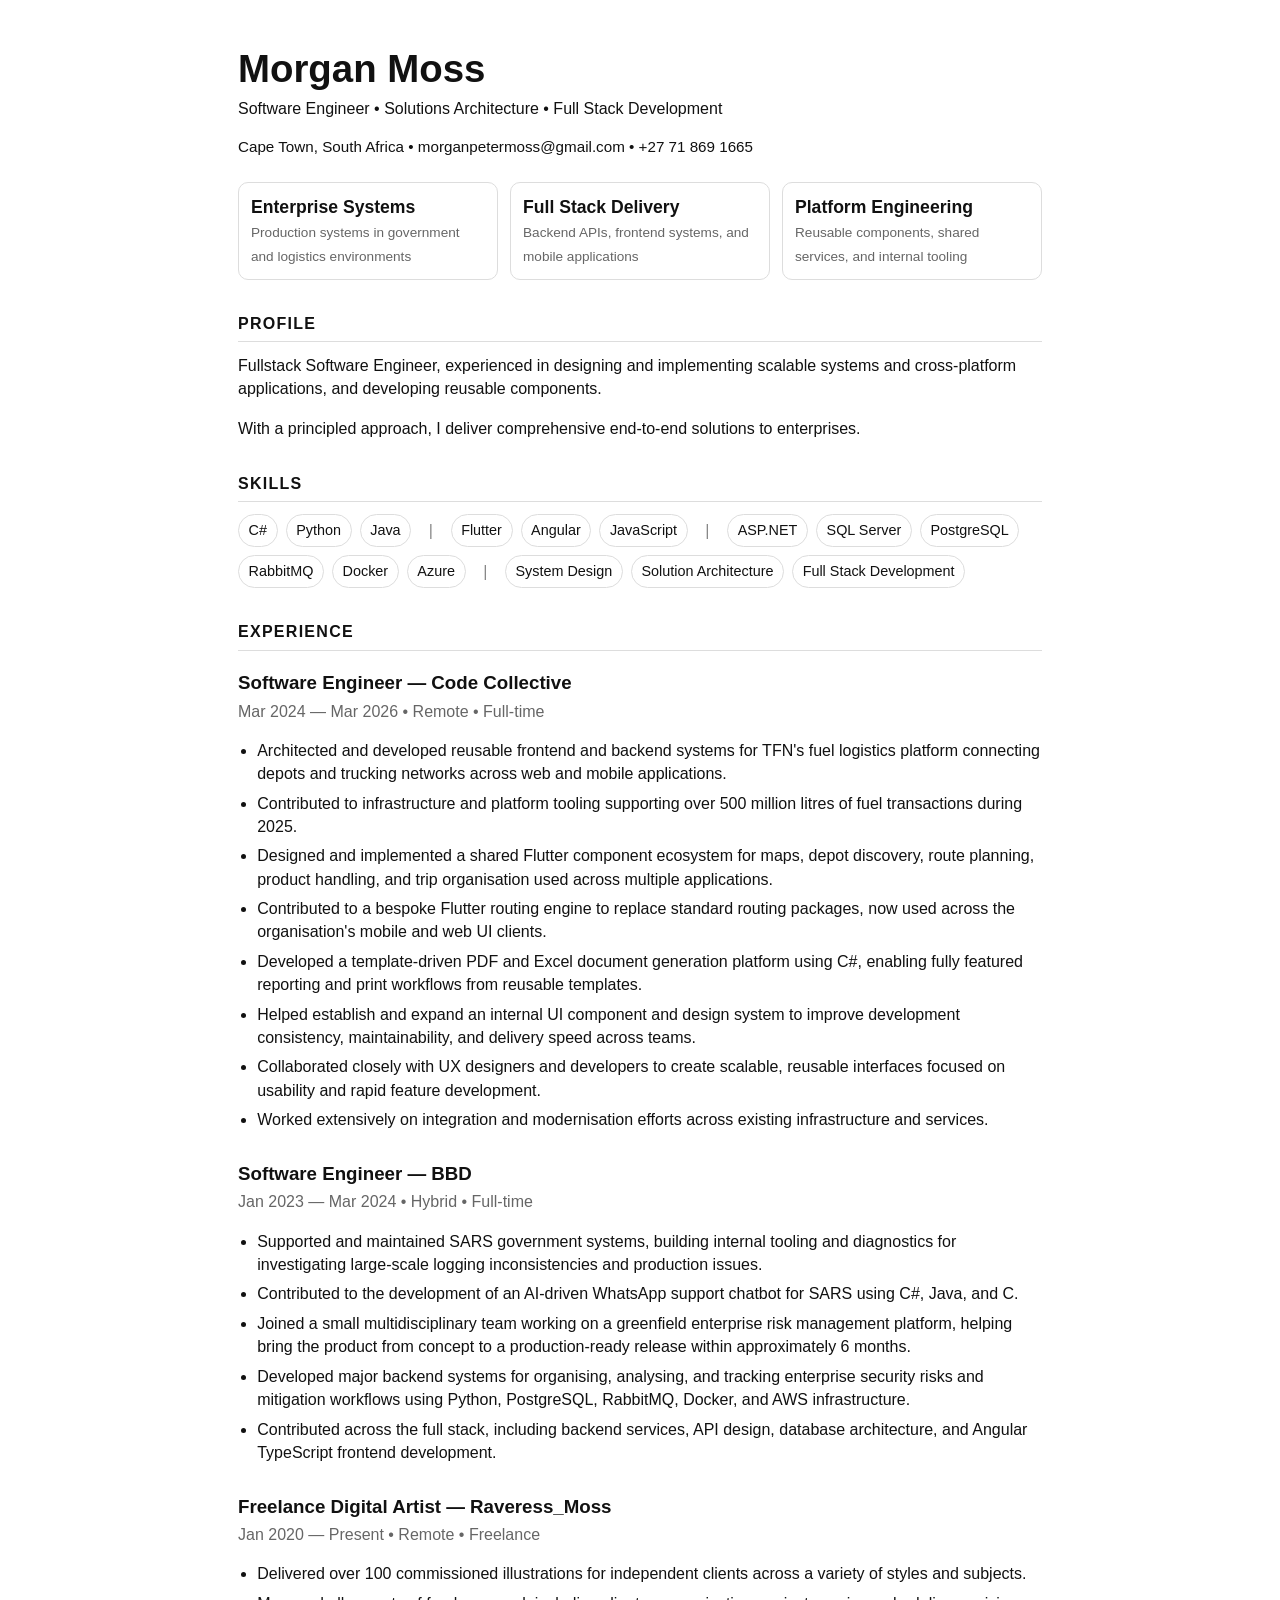
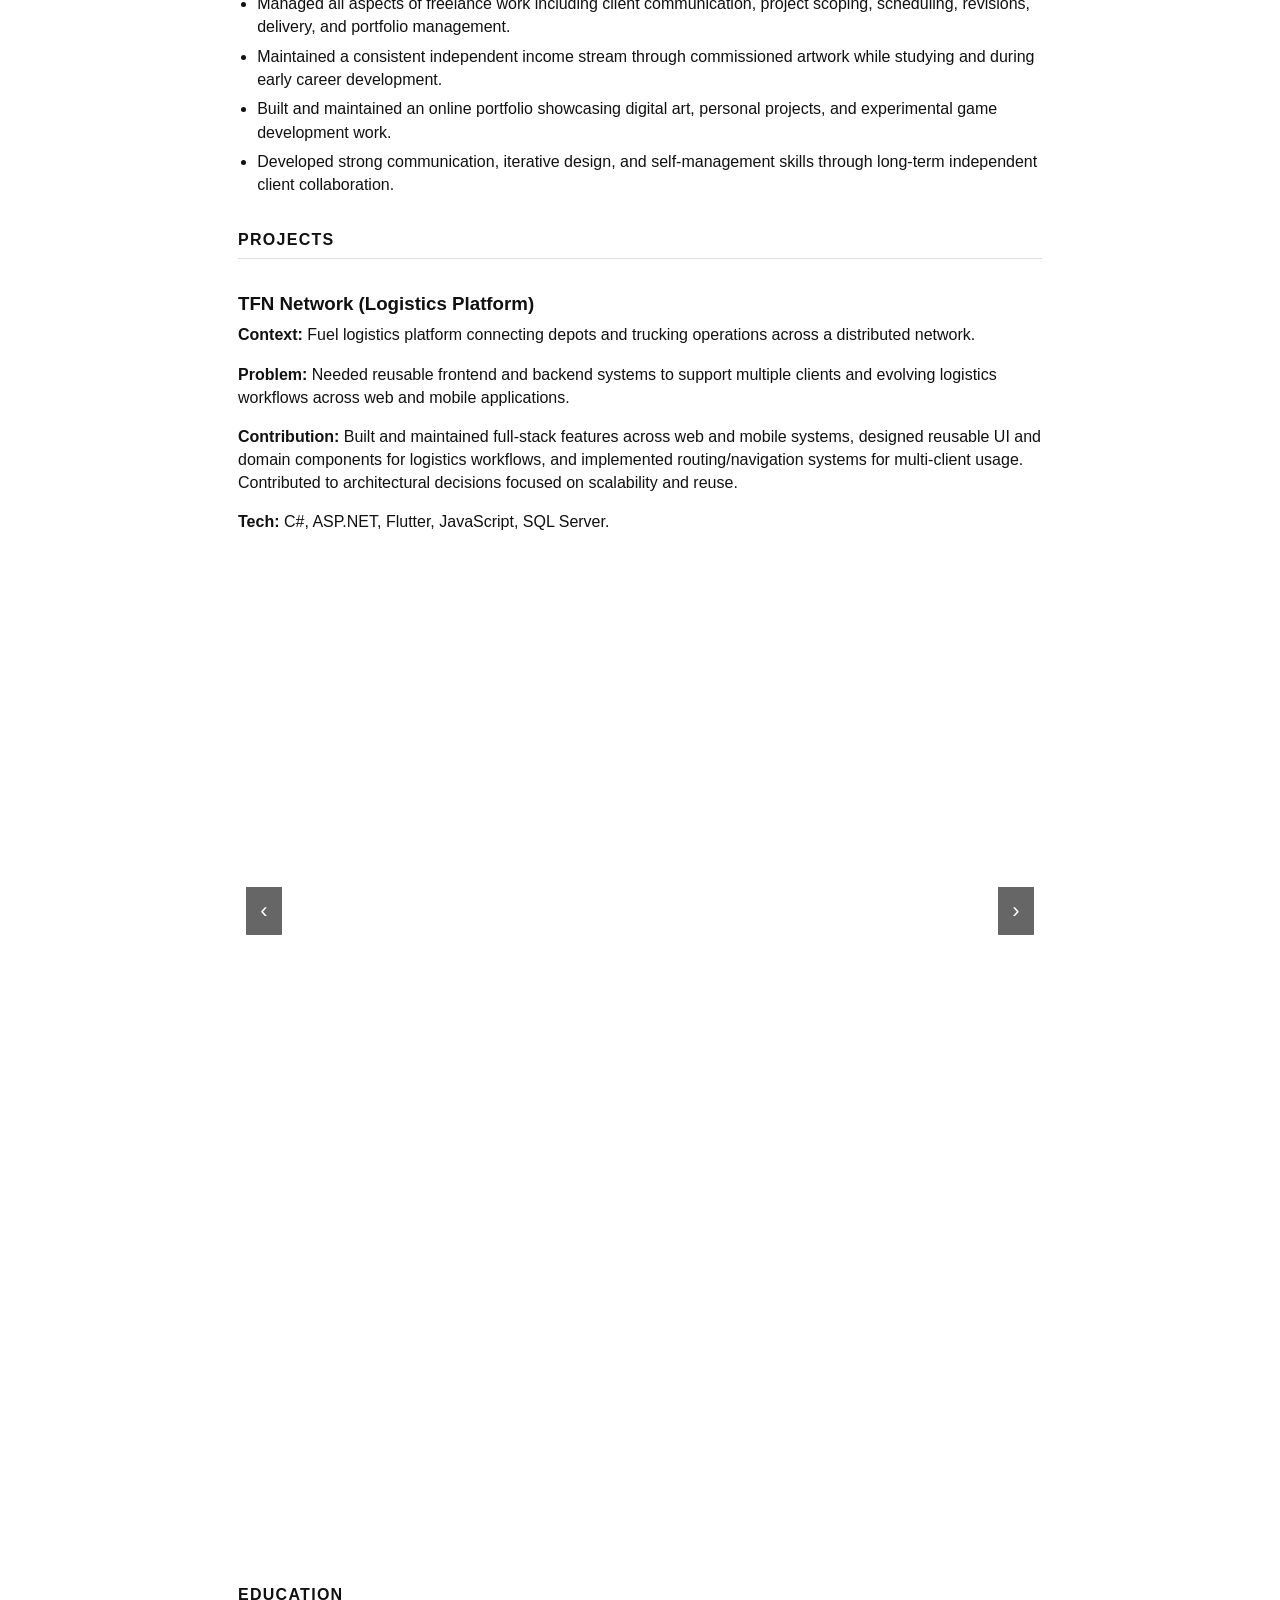
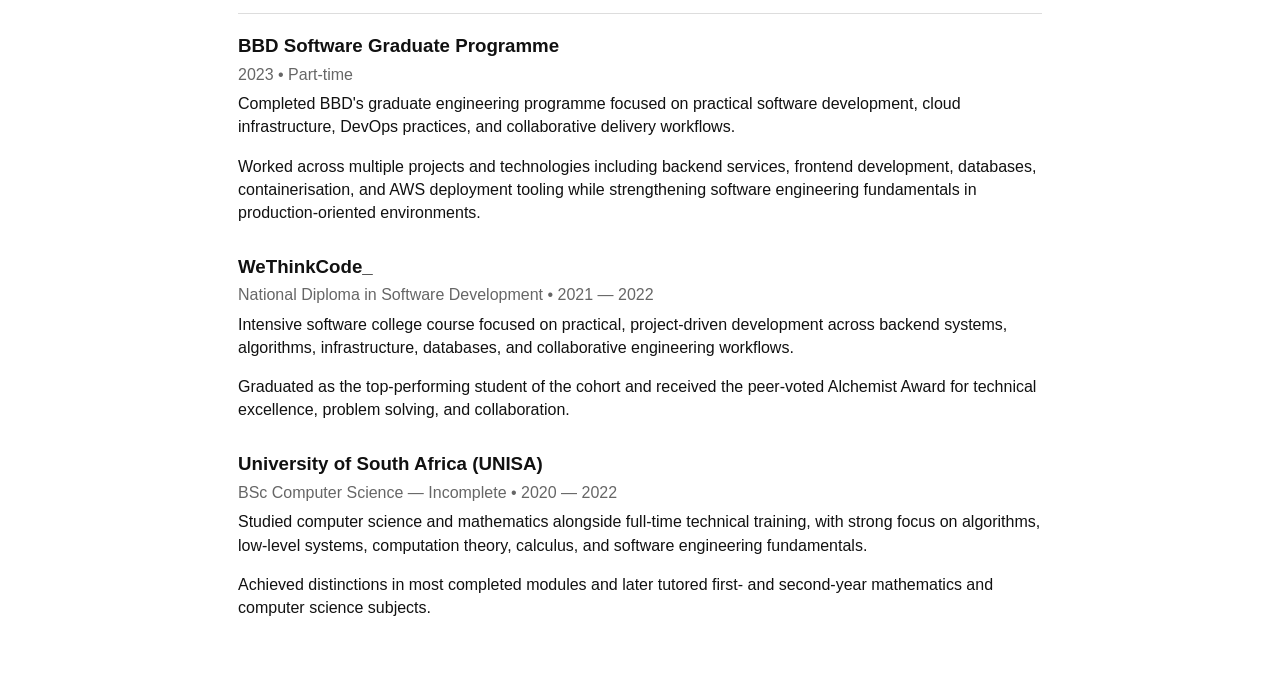
<file: resume/index.html>
<!DOCTYPE html>
<html lang="en">

<head>
    <meta charset="UTF-8" />
    <meta name="viewport" content="width=device-width, initial-scale=1.0" />

    <title>Morgan Moss - Software Engineer</title>
    <link rel="icon" type="image/png"
        href="https://lh3.googleusercontent.com/a/ACg8ocJGKX4sQb07XaBpGFejwERCykzbcAZyw0acsI6CBtVR8J9z_oN1=s360-c-no">
    <meta name="description"
        content="Software Engineer and Systems Architect with experience in Flutter, C#, Python, distributed systems, SQL, backend architecture, frontend development, UX collaboration, and scalable platforms." />

    <meta name="keywords" content="
  Morgan Moss,
  Software Engineer,
  Full Stack Engineer,
  Systems Architect,
  Backend Engineer,
  Frontend Engineer,
  Flutter,
  C#,
  ASP.NET,
  Python,
  PostgreSQL,
  SQL Server,
  RabbitMQ,
  Azure,
  Docker,
  Java,
  Angular,
  Distributed Systems,
  System Design,
  Solution Architecture,
  Remote Developer
  " />

    <style>
        .gallery {
            display: flex;
            overflow-x: auto;
            scroll-snap-type: x mandatory;
            height: 80rem;
        }

        .slide {
            flex: 0 0 100%;
            scroll-snap-align: start;
            position: relative;
        }

        iframe {
            width: 100%;
            height: 100%;
            border: 0;
        }

        .card-link {
            display: block;
            width: 100%;
            height: 100%;
            position: relative;
            text-decoration: none;
            color: white;
            font-family: sans-serif;
        }

        .card-link img {
            width: 100%;
            height: 100%;
            object-fit: cover;
            object-position: top;
            display: block;
            filter: brightness(0.85);
        }

        .click-label {
            position: absolute;
            top: 16px;
            left: 16px;
            background: rgba(0, 0, 0, 0.65);
            padding: 6px 10px;
            border-radius: 6px;
            font-size: 13px;
            z-index: 2;
        }

        .title {
            position: absolute;
            bottom: 16px;
            left: 16px;
            font-size: 18px;
            font-weight: 500;
            z-index: 2;
        }

        :root {
            --text: #111;
            --muted: #666;
            --border: #ddd;
            --accent: #000;
        }

        * {
            box-sizing: border-box;
        }

        body {
            font-family: Inter, Arial, Helvetica, sans-serif;
            color: var(--text);
            margin: 0;
            padding: 0;
            line-height: 1.45;
            background: white;
        }

        .page {
            max-width: 900px;
            margin: 0 auto;
            padding: 48px;
        }

        h1 {
            margin: 0;
            font-size: 2.4rem;
            line-height: 1.1;
        }

        h2 {
            margin-top: 2rem;
            margin-bottom: 0.75rem;
            font-size: 1rem;
            text-transform: uppercase;
            letter-spacing: 0.08em;
            border-bottom: 1px solid var(--border);
            padding-bottom: 0.4rem;
        }

        h3 {
            margin-bottom: 0.2rem;
        }

        p {
            margin-top: 0.4rem;
        }

        .muted {
            color: var(--muted);
        }

        .header {
            margin-bottom: 2rem;
        }

        .contact {
            margin-top: 0.75rem;
            font-size: 0.95rem;
        }

        .job {
            margin-bottom: 1.8rem;
        }

        ul {
            padding-left: 1.2rem;
        }

        li {
            margin-bottom: 0.4rem;
        }

        .skills {
            display: flex;
            flex-wrap: wrap;
            gap: 0.5rem;
        }

        .tag {
            border: 1px solid var(--border);
            padding: 0.3rem 0.6rem;
            border-radius: 999px;
            font-size: 0.9rem;
        }

        .tag-spacer {
            padding: 0.3rem 0.6rem;
            opacity: 0.5;
        }

        a {
            color: inherit;
            text-decoration: none;
        }

        .gallery-wrapper {
            position: relative;
        }

        .gallery {
            overflow: hidden;
            display: flex;
        }

        .gallery-btn {
            position: absolute;
            top: 50%;
            transform: translateY(-50%);
            z-index: 5;
            background: rgba(0, 0, 0, 0.6);
            color: white;
            border: none;
            width: 36px;
            height: 48px;
            cursor: pointer;
            font-size: 22px;
            display: flex;
            align-items: center;
            justify-content: center;
        }

        .gallery-btn.left {
            left: 8px;
        }

        .gallery-btn.right {
            right: 8px;
        }

        .gallery-btn:hover {
            background: rgba(0, 0, 0, 0.8);
        }

        .slide {
            flex: 0 0 100%;
            display: flex;
            flex-direction: column;
        }

        .slide-content {
            padding: 12px 16px;
            border-bottom: 1px solid var(--border);
            background: #fff;
        }

        .slide-content h3 {
            margin: 0;
            font-size: 14px;
            font-weight: 600;
        }

        .slide-content p {
            margin: 4px 0 0;
            font-size: 13px;
            color: var(--muted);
        }

        .slide-media,
        .card-link,
        iframe {
            flex: 1;
            width: 100%;
        }

        iframe {
            height: 100%;
            border: 0;
        }

        .card-link img {
            width: 100%;
            height: 100%;
            object-fit: cover;
            display: block;
        }

        .header {
            margin-bottom: 1.5rem;
        }

        .contact {
            margin-top: 0.8rem;
            font-size: 0.95rem;
        }

        .impact {
            display: grid;
            grid-template-columns: repeat(3, 1fr);
            gap: 12px;
            margin: 18px 0 28px;
        }

        .impact div {
            border: 1px solid var(--border);
            padding: 12px;
            border-radius: 10px;
        }

        .impact strong {
            display: block;
            font-size: 1.1rem;
        }

        .impact span {
            font-size: 0.85rem;
            color: var(--muted);
        }

        @media print {
            body {
                font-size: 10.5pt;
                line-height: 1.25;
                color: #000;
                print-color-adjust: exact;
                -webkit-print-color-adjust: exact;
            }

            .page {
                padding: 12mm;
                max-width: none;
            }

            h1 {
                font-size: 22pt;
                margin-bottom: 4mm;
            }

            h2 {
                font-size: 10pt;
                margin-top: 10mm;
                padding-bottom: 2mm;
            }

            h3 {
                font-size: 11pt;
                margin-top: 10mm;
            }

            p {
                margin: 2mm 0;
            }

            ul {
                margin: 2mm 0;
                padding-left: 4mm;
            }

            li {
                margin-bottom: 1mm;
            }

            .job {
                margin-bottom: 6mm;
                break-inside: avoid;
                page-break-inside: avoid;
            }

            .header {
                margin-bottom: 6mm;
            }

            /* Prevent awkward splits */
            article {
                break-inside: avoid;
                page-break-inside: avoid;
            }

            /* Skills compact layout for print */
            .skills {
                gap: 2mm;
            }

            .tag {
                font-size: 8.5pt;
                padding: 1mm 2mm;
            }

            a {
                color: #000;
                text-decoration: none;
            }

            @page {
                margin: 10mm;
            }

            #projects {
                display: none !important;
            }
        }
    </style>
</head>

<body>
    <main class="page">

        <header class="header">
            <h1>Morgan Moss</h1>
            <p>Software Engineer • Solutions Architecture • Full Stack Development</p>

            <div class="contact">
                Cape Town, South Africa • morganpetermoss@gmail.com • +27 71 869 1665
            </div>
        </header>

        <section class="impact">
            <div>
                <strong>Enterprise Systems</strong>
                <span>Production systems in government and logistics environments</span>
            </div>
            <div>
                <strong>Full Stack Delivery</strong>
                <span>Backend APIs, frontend systems, and mobile applications</span>
            </div>
            <div>
                <strong>Platform Engineering</strong>
                <span>Reusable components, shared services, and internal tooling</span>
            </div>
        </section>
        <section>
            <h2>Profile</h2>

            <p>
                Fullstack Software Engineer, experienced in designing and implementing scalable systems and cross-platform applications, and developing reusable components. 
            </p>

            <p>
                With a principled approach, I deliver comprehensive end-to-end solutions to enterprises. 
            </p>
        </section>

        <section>
            <h2>Skills</h2>

            <div class="skills">
                <span class="tag">C#</span>
                <span class="tag">Python</span>
                <span class="tag">Java</span>
                <span class="tag-spacer">|</span>

                <span class="tag">Flutter</span>
                <span class="tag">Angular</span>
                <span class="tag">JavaScript</span>
                <span class="tag-spacer">|</span>

                <span class="tag">ASP.NET</span>
                <span class="tag">SQL Server</span>
                <span class="tag">PostgreSQL</span>
                <span class="tag">RabbitMQ</span>
                <span class="tag">Docker</span>
                <span class="tag">Azure</span>
                <span class="tag-spacer">|</span>

                <span class="tag">System Design</span>
                <span class="tag">Solution Architecture</span>
                <span class="tag">Full Stack Development</span>
            </div>
        </section>

        <section>
            <h2>Experience</h2>
            <article class="job">
                <h3>Software Engineer — Code Collective</h3>
                <div class="muted"> Mar 2024 — Mar 2026 • Remote • Full-time </div>
                <ul>
                    <li> Architected and developed reusable frontend and backend systems for TFN's fuel logistics
                        platform connecting depots and trucking networks across web and mobile applications. </li>
                    <li> Contributed to infrastructure and platform tooling supporting over 500 million litres of fuel
                        transactions during 2025. </li>
                    <li> Designed and implemented a shared Flutter component ecosystem for maps, depot discovery, route
                        planning, product handling, and trip organisation used across multiple applications. </li>
                    <li> Contributed to a bespoke Flutter routing engine to replace standard routing packages, now used across
                        the organisation's mobile and web UI clients. </li>
                    <li> Developed a template-driven PDF and Excel document generation platform using C#, enabling fully
                        featured reporting and print workflows from reusable templates. </li>
                    <li> Helped establish and expand an internal UI component and design system to improve development
                        consistency, maintainability, and delivery speed across teams. </li>
                    <li> Collaborated closely with UX designers and developers to create scalable, reusable interfaces
                        focused on usability and rapid feature development. </li>
                    <li> Worked extensively on integration and modernisation efforts across existing infrastructure and
                        services. </li>
                </ul>
            </article>
            <article class="job">
                <h3>Software Engineer — BBD</h3>
                <div class="muted"> Jan 2023 — Mar 2024 • Hybrid • Full-time </div>
                <ul>
                    <li> Supported and maintained SARS government systems, building internal tooling and diagnostics for
                        investigating large-scale logging inconsistencies and production issues. </li>
                    <li> Contributed to the development of an AI-driven WhatsApp support chatbot for SARS using C#,
                        Java, and C. </li>

                    <li>
                        Joined a small multidisciplinary team working on a greenfield enterprise
                        risk management platform, helping bring the product from concept to a
                        production-ready release within approximately 6 months.
                    </li>

                    <li>
                        Developed major backend systems for organising, analysing, and tracking
                        enterprise security risks and mitigation workflows using Python,
                        PostgreSQL, RabbitMQ, Docker, and AWS infrastructure.
                    </li>

                    <li>
                        Contributed across the full stack, including backend services, API design,
                        database architecture, and Angular TypeScript frontend development.
                    </li>


                </ul>
            </article>
            <article class="job">
                <h3>Freelance Digital Artist — Raveress_Moss</h3>
                <div class="muted"> Jan 2020 — Present • Remote • Freelance </div>
                <ul>
                    <li> Delivered over 100 commissioned illustrations for independent clients across a variety of
                        styles and subjects. </li>
                    <li> Managed all aspects of freelance work including client communication, project scoping,
                        scheduling, revisions, delivery, and portfolio management. </li>
                    <li> Maintained a consistent independent income stream through commissioned artwork while studying
                        and during early career development. </li>
                    <li> Built and maintained an online portfolio showcasing digital art, personal projects, and
                        experimental game development work. </li>
                    <li> Developed strong communication, iterative design, and self-management skills through long-term
                        independent client collaboration. </li>
                </ul>
            </article>
        </section>
        <section id="projects">
            <h2>Projects</h2>

            <div class="gallery-wrapper">
                <button class="gallery-btn left" aria-label="Previous project">‹</button>

                <div class="gallery">

                    <!-- TFN NETWORK -->
                    <section class="slide">
                        <div class="slide-caption">
                            <h3>TFN Network (Logistics Platform)</h3>
                            <p>
                                <strong>Context:</strong> Fuel logistics platform connecting depots and trucking
                                operations across a distributed network.
                            </p>
                            <p>
                                <strong>Problem:</strong> Needed reusable frontend and backend systems to support
                                multiple clients and evolving logistics workflows across web and mobile applications.
                            </p>
                            <p>
                                <strong>Contribution:</strong> Built and maintained full-stack features across web and
                                mobile systems, designed reusable UI and domain components for logistics workflows, and
                                implemented routing/navigation systems for multi-client usage. Contributed to
                                architectural decisions focused on scalability and reuse.
                            </p>
                            <p>
                                <strong>Tech:</strong> C#, ASP.NET, Flutter, JavaScript, SQL Server.
                            </p>
                        </div>
                        <iframe src="https://tfn.co.za/our-network/"></iframe>
                    </section>

                    <!-- SECURITYHQ -->
                    <section class="slide">
                        <div class="slide-caption">
                            <h3>SecurityHQ Risk Platform (Enterprise System)</h3>
                            <p>
                                <strong>Context:</strong> Greenfield enterprise risk management system for tracking and
                                mitigating organisational security risks.
                            </p>
                            <p>
                                <strong>Problem:</strong> Required structured workflows for risk creation, assignment,
                                tracking, and mitigation across enterprise environments.
                            </p>
                            <p>
                                <strong>Contribution:</strong> Developed backend services for risk workflows,
                                contributed to Angular frontend components, and helped design system flows for risk
                                lifecycle management. Worked across event-driven backend processes and integration
                                layers.
                            </p>
                            <p>
                                <strong>Tech:</strong> Python, PostgreSQL, RabbitMQ, Docker, AWS, Angular.
                            </p>
                        </div>

                        <a class="card-link" href="https://www.securityhq.com/risk-management-analytics-platform/"
                            target="_blank">
                            <div class="click-label">Click to open</div>
                            <img src="https://morganmoss.github.io/screenshots/sechq.png"
                                alt="SecurityHQ platform preview" />
                            <div class="title">SecurityHQ</div>
                        </a>
                    </section>

                    <!-- PERSONAL PORTFOLIO -->
                    <section class="slide">
                        <div class="slide-caption">
                            <h3>Personal Portfolio (Digital Art Platform)</h3>
                            <p>
                                <strong>Context:</strong> Central portfolio for digital illustration, commissions, and
                                experimental visual work.
                            </p>
                            <p>
                                <strong>Problem:</strong> Needed a unified platform to present diverse artwork styles
                                and manage freelance visibility.
                            </p>
                            <p>
                                <strong>Contribution:</strong> Designed and maintained portfolio structure, managed
                                client-facing presentation of commissioned work, and iterated on layout for clarity and
                                usability.
                            </p>
                            <p>
                                <strong>Tech:</strong> Web-based static portfolio and UI iteration.
                            </p>
                        </div>

                        <iframe src="https://morganmoss.github.io/"></iframe>
                    </section>

                    <!-- CROW GAME -->
                    <section class="slide">
                        <div class="slide-caption">
                            <h3>Untitled Crow Game (Game Jam Project)</h3>
                            <p>
                                <strong>Context:</strong> Experimental indie game developed during a game jam.
                            </p>
                            <p>
                                <strong>Problem:</strong> Required a playable prototype built under tight iteration
                                constraints.
                            </p>
                            <p>
                                <strong>Contribution:</strong> Implemented core gameplay loop, integrated assets, and
                                designed lightweight architecture to support rapid iteration and experimentation.
                            </p>
                            <p>
                                <strong>Tech:</strong> Python game prototype.
                            </p>
                        </div>

                        <a class="card-link" href="https://skeleeton.itch.io/untitled-crow-game" target="_blank">
                            <div class="click-label">Click to open</div>
                            <img src="https://morganmoss.github.io/screenshots/crowgame.png"
                                alt="Untitled Crow Game preview" />
                            <div class="title">Untitled Crow Game</div>
                        </a>
                    </section>

                    <!-- SARS EFILING -->
                    <section class="slide">
                        <div class="slide-caption">
                            <h3>SARS eFiling (Production System)</h3>
                            <p>
                                <strong>Context:</strong> Large-scale government tax filing platform operating in
                                production environments.
                            </p>
                            <p>
                                <strong>Problem:</strong> Complex system required debugging support, logging
                                diagnostics, and stability improvements across production workloads.
                            </p>
                            <p>
                                <strong>Contribution:</strong> Built internal diagnostic tooling, worked on backend and
                                UI components, and contributed to tracing and resolving large-scale data inconsistencies
                                in production systems.
                            </p>
                            <p>
                                <strong>Tech:</strong> C#, Java, C.
                            </p>
                        </div>

                        <a class="card-link" href="https://secure.sarsefiling.co.za/landing" target="_blank">
                            <div class="click-label">Click to open</div>
                            <img src="https://morganmoss.github.io/screenshots/sars.png" alt="SARS eFiling preview" />
                            <div class="title">SARS eFiling</div>
                        </a>
                    </section>

                    <!-- SARS WHATSAPP -->
                    <section class="slide">
                        <div class="slide-caption">
                            <h3>SARS WhatsApp Integration (Automation System)</h3>
                            <p>
                                <strong>Context:</strong> AI-assisted WhatsApp support channel for automated user
                                interaction.
                            </p>
                            <p>
                                <strong>Problem:</strong> Required automated messaging workflows integrated into
                                existing enterprise backend systems.
                            </p>
                            <p>
                                <strong>Contribution:</strong> Built integration logic for WhatsApp-based automation,
                                contributed to service orchestration, and supported backend workflow design for
                                messaging-based support systems.
                            </p>
                            <p>
                                <strong>Tech:</strong> C#, Java, C.
                            </p>
                        </div>

                        <a class="card-link"
                            href="https://www.sars.gov.za/latest-news/sars-launched-a-self-service-whatsapp-channel/"
                            target="_blank">

                            <div class="click-label">Click to open</div>
                            <img src="https://morganmoss.github.io/screenshots/sarswhatsapp.png"
                                alt="SARS Whatsapp preview" />
                            <div class="title">SARS WhatsApp</div>

                        </a>
                    </section>

                </div>

                <button class="gallery-btn right" aria-label="Next project">›</button>
            </div>
        </section>


        <section>
            <h2>Education</h2>
            <article class="job">
                <h3>BBD Software Graduate Programme</h3>
                <div class="muted"> 2023 • Part-time </div>
                <p> Completed BBD's graduate engineering programme focused on practical software development, cloud
                    infrastructure, DevOps practices, and collaborative delivery workflows. </p>
                <p> Worked across multiple projects and technologies including backend services, frontend development,
                    databases, containerisation, and AWS deployment tooling while strengthening software engineering
                    fundamentals in production-oriented environments. </p>
            </article>
            <article class="job">
                <h3>WeThinkCode_</h3>

                <div class="muted">
                    National Diploma in Software Development • 2021 — 2022
                </div>

                <p>
                    Intensive software college course focused on practical,
                    project-driven development across backend systems, algorithms,
                    infrastructure, databases, and collaborative engineering workflows.
                </p>

                <p>
                    Graduated as the top-performing student of the cohort and received the
                    peer-voted Alchemist Award for technical excellence, problem solving,
                    and collaboration.
                </p>
            </article>

            <article class="job">
                <h3>University of South Africa (UNISA)</h3>

                <div class="muted">
                    BSc Computer Science — Incomplete • 2020 — 2022
                </div>

                <p>
                    Studied computer science and mathematics alongside full-time technical
                    training, with strong focus on algorithms, low-level systems,
                    computation theory, calculus, and software engineering fundamentals.
                </p>

                <p>
                    Achieved distinctions in most completed modules and later tutored
                    first- and second-year mathematics and computer science subjects.
                </p>
            </article>
        </section>

    </main>
</body>

<script>
    const gallery = document.querySelector('.gallery');
    const slides = document.querySelectorAll('.slide');

    let index = 0;

    function update() {
        const width = gallery.clientWidth;
        gallery.scrollTo({
            left: width * index,
            behavior: 'smooth'
        });
    }

    document.querySelector('.gallery-btn.left').addEventListener('click', () => {
        index = Math.max(0, index - 1);
        update();
    });

    document.querySelector('.gallery-btn.right').addEventListener('click', () => {
        index = Math.min(slides.length - 1, index + 1);
        update();
    });

    window.addEventListener('resize', update);
</script>

<script type="application/ld+json">
{
  "@context": "https://schema.org",
  "@type": "Person",
  "name": "Morgan Moss",
  "url": "https://morganmoss.github.io/",
  "jobTitle": [
    "Software Engineer",
    "Systems Architect",
    "Full Stack Engineer"
  ],
  "address": {
    "@type": "PostalAddress",
    "addressLocality": "Cape Town",
    "addressCountry": "ZA"
  },
  "worksFor": [
    {
      "@type": "Organization",
      "name": "Code Collective"
    }
  ],
  "alumniOf": [
    {
      "@type": "EducationalOrganization",
      "name": "WeThinkCode_"
    },
    {
      "@type": "EducationalOrganization",
      "name": "University of South Africa"
    }
  ],
  "knowsAbout": [
    "Systems Architecture",
    "Distributed Systems",
    "Backend Engineering",
    "Full Stack Development",
    "Solution Architecture",
    "C#",
    ".NET",
    "ASP.NET",
    "Python",
    "Java",
    "Flutter",
    "Angular",
    "JavaScript",
    "TypeScript",
    "SQL Server",
    "PostgreSQL",
    "RabbitMQ",
    "Docker",
    "Azure",
    "API Design",
    "Data Modelling",
    "Performance Optimisation",
    "UI Component Systems",
    "Routing Systems"
  ],
  "hasOccupation": {
    "@type": "Occupation",
    "name": "Software Engineer",
    "occupationLocation": {
      "@type": "City",
      "name": "Cape Town"
    },
    "skills": [
      "Backend Development",
      "System Design",
      "Cloud Infrastructure",
      "Frontend Development"
    ]
  }
}
</script>

</html>
</file>
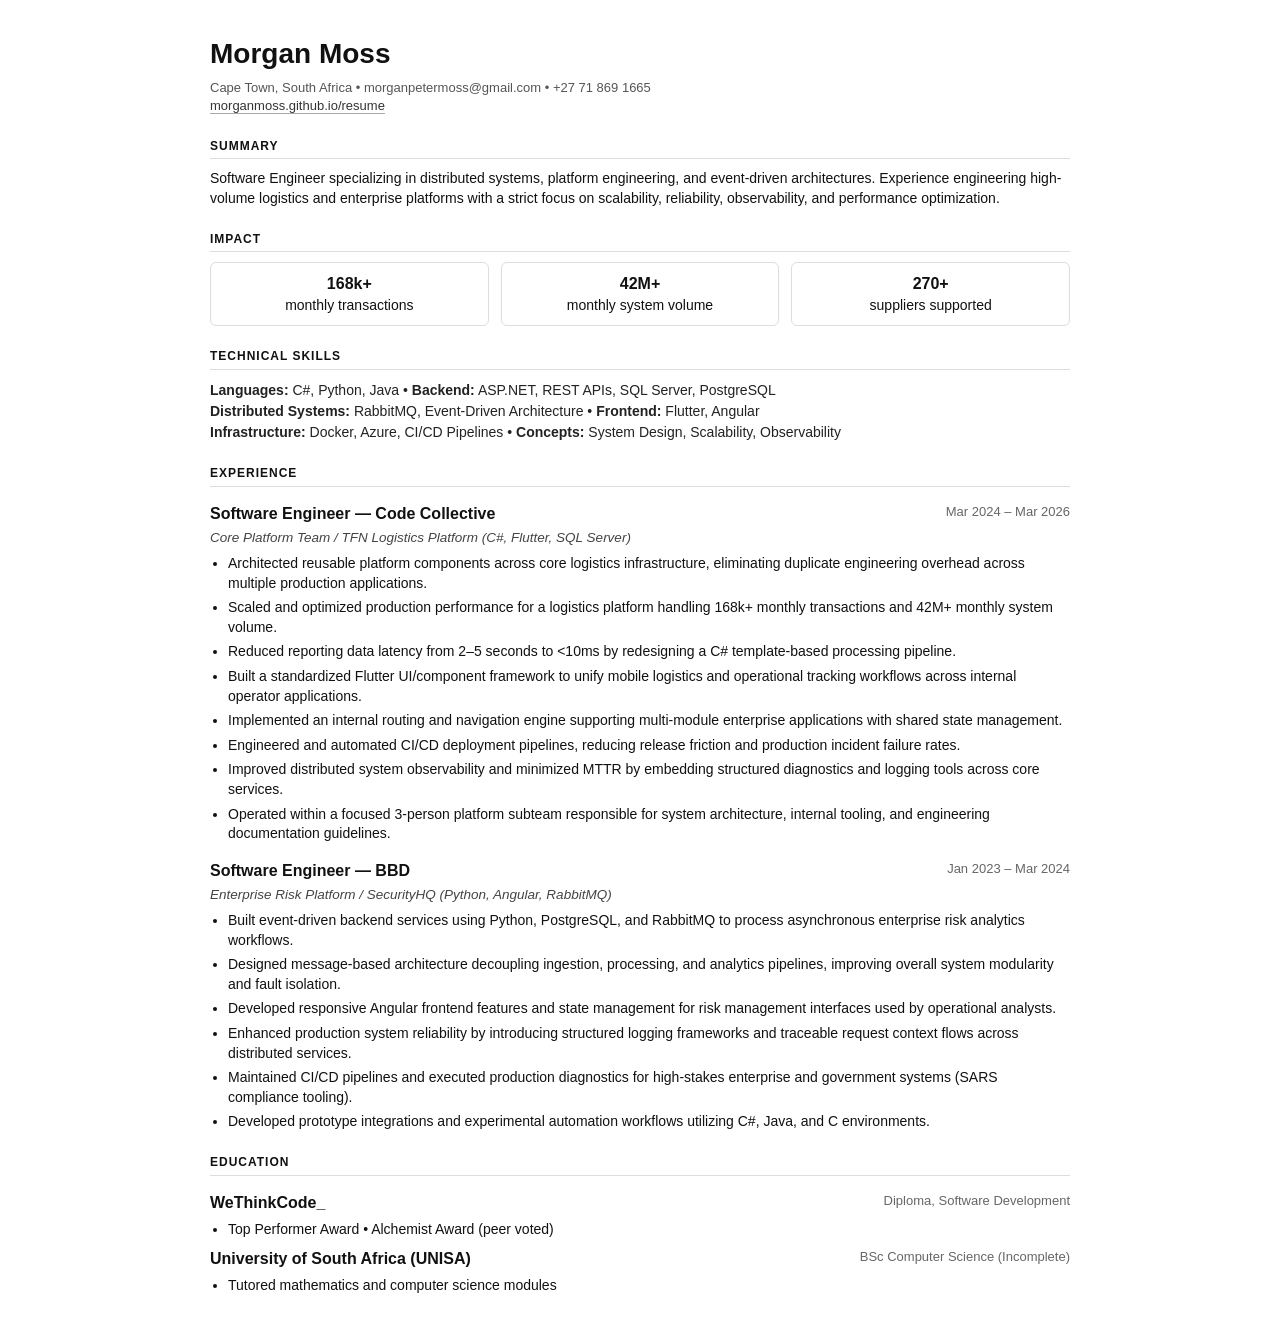
<file: resume/faang/index.html>
<!DOCTYPE html>
<html lang="en">

<head>
    <meta charset="UTF-8" />
    <meta name="viewport" content="width=device-width, initial-scale=1.0" />
    <title>Morgan Moss - Software Engineer</title>
    <style>
        body {
            font-family: Inter, Arial, sans-serif;
            margin: 0;
            color: #111;
            line-height: 1.4;
            background: white;
        }

        .page {
            max-width: 860px;
            margin: auto;
            padding: 34px;
        }

        h1 {
            font-size: 28px;
            margin: 0;
        }

        h2 {
            font-size: 12px;
            text-transform: uppercase;
            border-bottom: 1px solid #ddd;
            padding-bottom: 4px;
            margin-top: 22px;
            letter-spacing: 1px;
        }

        .contact {
            font-size: 13px;
            color: #555;
            margin-top: 6px;
        }

        .contact a {
            color: #333;
            text-decoration: none;
            border-bottom: 1px solid #aaa;
        }

        .contact a:hover {
            color: #000;
            border-bottom: 1px solid #000;
        }

        .role {
            display: flex;
            justify-content: space-between;
            font-weight: 600;
        }

        .meta {
            font-size: 13px;
            color: #666;
            font-weight: normal;
        }

        ul {
            margin: 6px 0 0 18px;
            padding-left: 0;
        }

        li {
            margin-bottom: 5px;
            font-size: 14px;
        }

        .skills {
            font-size: 14px;
            color: #222;
            line-height: 1.5;
        }

        .grid {
            display: grid;
            grid-template-columns: repeat(3, 1fr);
            gap: 12px;
            font-size: 14px;
            margin-top: 10px;
        }

        .grid div {
            border: 1px solid #ddd;
            padding: 10px;
            border-radius: 6px;
            text-align: center;
        }

        .job {
            margin-top: 16px;
        }

        .project-context {
            font-style: italic;
            color: #444;
            font-size: 13.5px;
            margin-top: 4px;
            display: block;
        }

        @media print {
            body {
                -webkit-print-color-adjust: exact;
                print-color-adjust: exact;
            }

            .page {
                padding: 18px;
            }

            a {
                text-decoration: none;
                color: inherit;
                border-bottom: none !important;
            }
        }
    </style>
</head>

<body>

    <div class="page">

        <!-- HEADER -->
        <section>
            <h1>Morgan Moss</h1>
            <div class="contact">
                Cape Town, South Africa • morganpetermoss@gmail.com • +27 71 869 1665<br>
                <a href="https://morganmoss.github.io/resume/" target="_blank">morganmoss.github.io/resume</a>
            </div>
        </section>

        <!-- SUMMARY -->
        <section>
            <h2>Summary</h2>
            <p style="font-size: 14px; margin: 6px 0 0 0;">
                Software Engineer specializing in distributed systems, platform engineering, and event-driven
                architectures.
                Experience engineering high-volume logistics and enterprise platforms with a strict focus on
                scalability,
                reliability, observability, and performance optimization.
            </p>
        </section>

        <!-- IMPACT -->
        <section>
            <h2>Impact</h2>
            <div class="grid">
                <div>
                    <b style="font-size: 16px;">168k+</b><br>
                    monthly transactions
                </div>
                <div>
                    <b style="font-size: 16px;">42M+</b><br>
                    monthly system volume
                </div>
                <div>
                    <b style="font-size: 16px;">270+</b><br>
                    suppliers supported
                </div>
            </div>
        </section>

        <!-- SKILLS -->
        <section>
            <h2>Technical Skills</h2>
            <p class="skills" style="margin: 6px 0 0 0;">
                <b>Languages:</b> C#, Python, Java •
                <b>Backend:</b> ASP.NET, REST APIs, SQL Server, PostgreSQL<br>
                <b>Distributed Systems:</b> RabbitMQ, Event-Driven Architecture •
                <b>Frontend:</b> Flutter, Angular<br>
                <b>Infrastructure:</b> Docker, Azure, CI/CD Pipelines •
                <b>Concepts:</b> System Design, Scalability, Observability
            </p>
        </section>

        <!-- EXPERIENCE -->
        <section>
            <h2>Experience</h2>

            <!-- CODE COLLECTIVE -->
            <div class="job">
                <div class="role">
                    <span>Software Engineer — Code Collective</span>
                    <span class="meta">Mar 2024 – Mar 2026</span>
                </div>
                <span class="project-context">Core Platform Team / TFN Logistics Platform (C#, Flutter, SQL
                    Server)</span>
                <ul>
                    <li>
                        Architected reusable platform components across core logistics infrastructure, eliminating
                        duplicate engineering overhead across multiple production applications.
                    </li>
                    <li>
                        Scaled and optimized production performance for a logistics platform handling 168k+ monthly
                        transactions and 42M+ monthly system volume.
                    </li>
                    <li>
                        Reduced reporting data latency from 2–5 seconds to &lt;10ms by redesigning a C# template-based
                        processing pipeline.
                    </li>
                    <li>
                        Built a standardized Flutter UI/component framework to unify mobile logistics and operational
                        tracking workflows across internal operator applications.
                    </li>
                    <li>
                        Implemented an internal routing and navigation engine supporting multi-module enterprise
                        applications with shared state management.
                    </li>
                    <li>
                        Engineered and automated CI/CD deployment pipelines, reducing release friction and production
                        incident failure rates.
                    </li>
                    <li>
                        Improved distributed system observability and minimized MTTR by embedding structured diagnostics
                        and logging tools across core services.
                    </li>
                    <li>
                        Operated within a focused 3-person platform subteam responsible for system architecture,
                        internal tooling, and engineering documentation guidelines.
                    </li>
                </ul>
            </div>

            <!-- BBD -->
            <div class="job">
                <div class="role">
                    <span>Software Engineer — BBD</span>
                    <span class="meta">Jan 2023 – Mar 2024</span>
                </div>
                <span class="project-context">Enterprise Risk Platform / SecurityHQ (Python, Angular, RabbitMQ)</span>
                <ul>
                    <li>
                        Built event-driven backend services using Python, PostgreSQL, and RabbitMQ to process
                        asynchronous enterprise risk analytics workflows.
                    </li>
                    <li>
                        Designed message-based architecture decoupling ingestion, processing, and analytics pipelines,
                        improving overall system modularity and fault isolation.
                    </li>
                    <li>
                        Developed responsive Angular frontend features and state management for risk management
                        interfaces used by operational analysts.
                    </li>
                    <li>
                        Enhanced production system reliability by introducing structured logging frameworks and
                        traceable request context flows across distributed services.
                    </li>
                    <li>
                        Maintained CI/CD pipelines and executed production diagnostics for high-stakes enterprise and
                        government systems (SARS compliance tooling).
                    </li>
                    <li>
                        Developed prototype integrations and experimental automation workflows utilizing C#, Java, and C
                        environments.
                    </li>
                </ul>
            </div>
        </section>

        <!-- EDUCATION -->
        <section>
            <h2>Education</h2>
            <div class="job">
                <div class="role">
                    <span>WeThinkCode_</span>
                    <span class="meta">Diploma, Software Development</span>
                </div>
                <ul>
                    <li>Top Performer Award • Alchemist Award (peer voted)</li>
                </ul>
            </div>

            <div class="job" style="margin-top: 8px;">
                <div class="role">
                    <span>University of South Africa (UNISA)</span>
                    <span class="meta">BSc Computer Science (Incomplete)</span>
                </div>
                <ul>
                    <li>Tutored mathematics and computer science modules</li>
                </ul>
            </div>
        </section>

    </div>

</body>

</html>
</file>
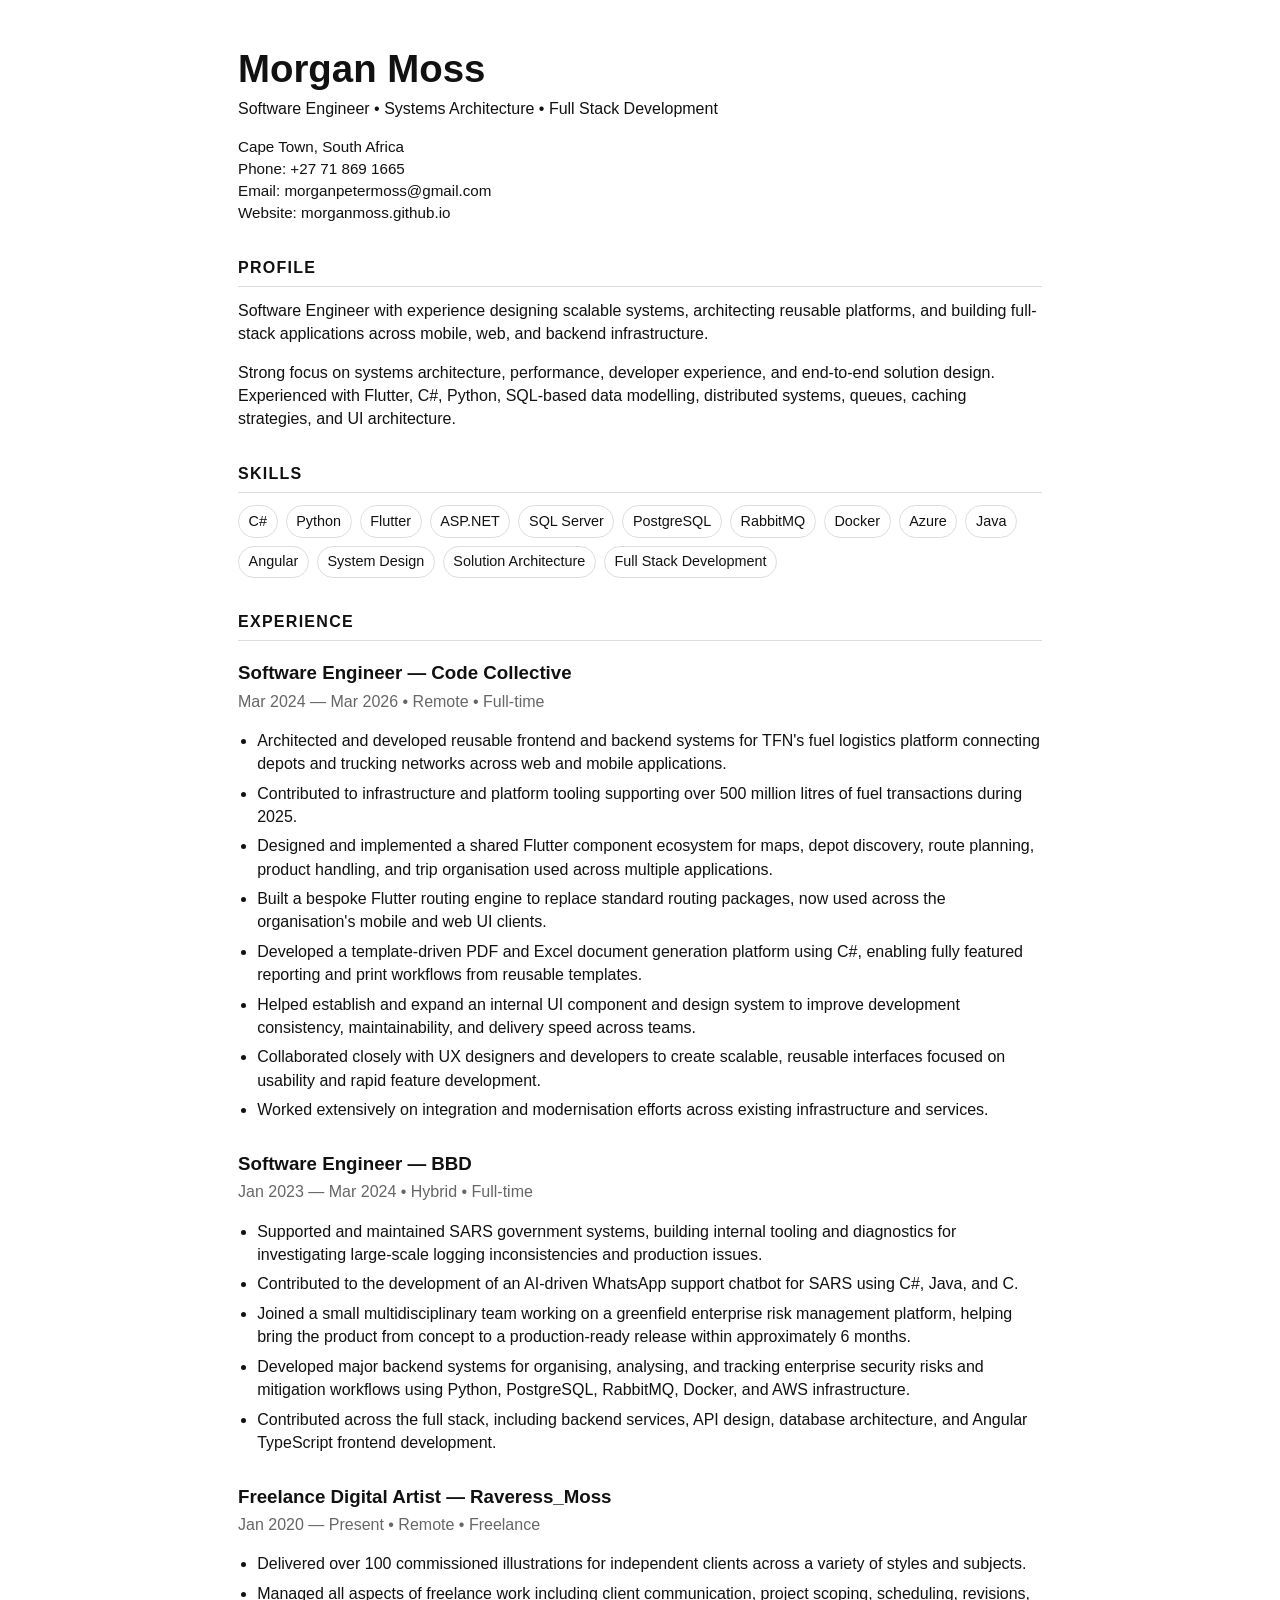
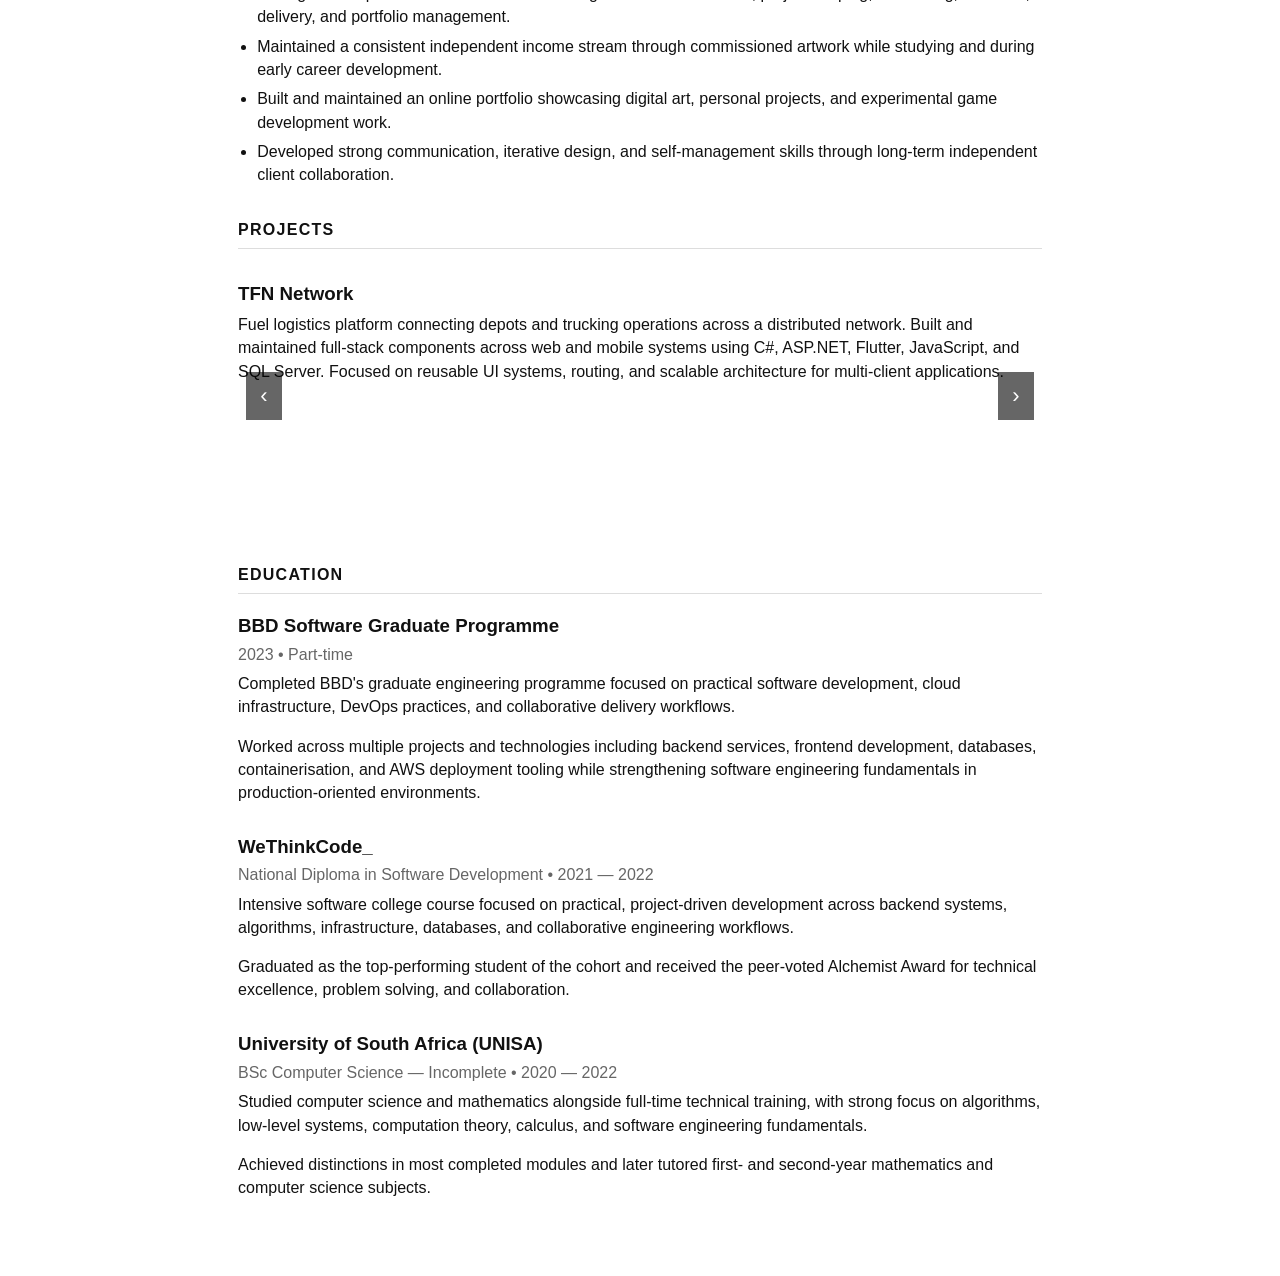
<file: resume.html>
<!DOCTYPE html>
<html lang="en">

<head>
    <meta charset="UTF-8" />
    <meta name="viewport" content="width=device-width, initial-scale=1.0" />

    <title>Morgan Moss - Software Engineer</title>
    <link rel="icon" type="image/png"
        href="https://lh3.googleusercontent.com/a/ACg8ocJGKX4sQb07XaBpGFejwERCykzbcAZyw0acsI6CBtVR8J9z_oN1=s360-c-no">
    <meta name="description"
        content="Software Engineer and Systems Architect with experience in Flutter, C#, Python, distributed systems, SQL, backend architecture, frontend development, UX collaboration, and scalable platforms." />

    <meta name="keywords" content="
  Morgan Moss,
  Software Engineer,
  Full Stack Engineer,
  Systems Architect,
  Backend Engineer,
  Frontend Engineer,
  Flutter,
  C#,
  ASP.NET,
  Python,
  PostgreSQL,
  SQL Server,
  RabbitMQ,
  Azure,
  Docker,
  Java,
  Angular,
  Distributed Systems,
  System Design,
  Solution Architecture,
  Remote Developer
  " />

    <style>
        .gallery {
            display: flex;
            overflow-x: auto;
            scroll-snap-type: x mandatory;
            height: 30vh;
        }

        .slide {
            flex: 0 0 100%;
            scroll-snap-align: start;
            position: relative;
        }

        /* iframe slides */
        iframe {
            width: 100%;
            height: 100%;
            border: 0;
        }

        /* image card slides */
        .card-link {
            display: block;
            width: 100%;
            height: 100%;
            position: relative;
            text-decoration: none;
            color: white;
            font-family: sans-serif;
        }

        .card-link img {
            width: 100%;
            height: 100%;
            object-fit: cover;
            object-position: top;
            display: block;
            filter: brightness(0.85);
        }

        /* “Click to open” label */
        .click-label {
            position: absolute;
            top: 16px;
            left: 16px;
            background: rgba(0, 0, 0, 0.65);
            padding: 6px 10px;
            border-radius: 6px;
            font-size: 13px;
            z-index: 2;
        }

        /* bottom title */
        .title {
            position: absolute;
            bottom: 16px;
            left: 16px;
            font-size: 18px;
            font-weight: 500;
            z-index: 2;
        }

        :root {
            --text: #111;
            --muted: #666;
            --border: #ddd;
            --accent: #000;
        }

        * {
            box-sizing: border-box;
        }

        body {
            font-family: Inter, Arial, Helvetica, sans-serif;
            color: var(--text);
            margin: 0;
            padding: 0;
            line-height: 1.45;
            background: white;
        }

        .page {
            max-width: 900px;
            margin: 0 auto;
            padding: 48px;
        }

        h1 {
            margin: 0;
            font-size: 2.4rem;
            line-height: 1.1;
        }

        h2 {
            margin-top: 2rem;
            margin-bottom: 0.75rem;
            font-size: 1rem;
            text-transform: uppercase;
            letter-spacing: 0.08em;
            border-bottom: 1px solid var(--border);
            padding-bottom: 0.4rem;
        }

        h3 {
            margin-bottom: 0.2rem;
        }

        p {
            margin-top: 0.4rem;
        }

        .muted {
            color: var(--muted);
        }

        .header {
            margin-bottom: 2rem;
        }

        .contact {
            margin-top: 0.75rem;
            font-size: 0.95rem;
        }

        .job {
            margin-bottom: 1.8rem;
        }

        ul {
            padding-left: 1.2rem;
        }

        li {
            margin-bottom: 0.4rem;
        }

        .skills {
            display: flex;
            flex-wrap: wrap;
            gap: 0.5rem;
        }

        .tag {
            border: 1px solid var(--border);
            padding: 0.3rem 0.6rem;
            border-radius: 999px;
            font-size: 0.9rem;
        }

        a {
            color: inherit;
            text-decoration: none;
        }

        .gallery-wrapper {
            position: relative;
        }

        .gallery {
            overflow: hidden;
            /* replace scroll bar behavior */
            display: flex;
        }

        .gallery-btn {
            position: absolute;
            top: 50%;
            transform: translateY(-50%);
            z-index: 5;
            background: rgba(0, 0, 0, 0.6);
            color: white;
            border: none;
            width: 36px;
            height: 48px;
            cursor: pointer;
            font-size: 22px;
            display: flex;
            align-items: center;
            justify-content: center;
        }

        .gallery-btn.left {
            left: 8px;
        }

        .gallery-btn.right {
            right: 8px;
        }

        .gallery-btn:hover {
            background: rgba(0, 0, 0, 0.8);
        }

        .slide {
            flex: 0 0 100%;
            display: flex;
            flex-direction: column;
        }

        /* text block */
        .slide-content {
            padding: 12px 16px;
            border-bottom: 1px solid var(--border);
            background: #fff;
        }

        .slide-content h3 {
            margin: 0;
            font-size: 14px;
            font-weight: 600;
        }

        .slide-content p {
            margin: 4px 0 0;
            font-size: 13px;
            color: var(--muted);
        }

        /* media fills remaining space */
        .slide-media,
        .card-link,
        iframe {
            flex: 1;
            width: 100%;
        }

        iframe {
            height: 100%;
            border: 0;
        }

        .card-link img {
            width: 100%;
            height: 100%;
            object-fit: cover;
            display: block;
        }

        @media print {
            body {
                font-size: 10.5pt;
                line-height: 1.25;
                color: #000;
                print-color-adjust: exact;
                -webkit-print-color-adjust: exact;
            }

            .page {
                padding: 12mm;
                max-width: none;
            }

            h1 {
                font-size: 22pt;
                margin-bottom: 4mm;
            }

            h2 {
                font-size: 10pt;
                margin-top: 10mm;
                padding-bottom: 2mm;
            }

            h3 {
                font-size: 11pt;
                margin-top: 10mm;
            }

            p {
                margin: 2mm 0;
            }

            ul {
                margin: 2mm 0;
                padding-left: 4mm;
            }

            li {
                margin-bottom: 1mm;
            }

            .job {
                margin-bottom: 6mm;
                break-inside: avoid;
                page-break-inside: avoid;
            }

            .header {
                margin-bottom: 6mm;
            }

            /* Prevent awkward splits */
            article {
                break-inside: avoid;
                page-break-inside: avoid;
            }

            /* Skills compact layout for print */
            .skills {
                gap: 2mm;
            }

            .tag {
                font-size: 8.5pt;
                padding: 1mm 2mm;
            }

            a {
                color: #000;
                text-decoration: none;
            }

            @page {
                margin: 10mm;
            }

            #projects {
                display: none !important;
            }
        }
    </style>
</head>

<body>
    <main class="page">

        <header class="header">
            <h1>Morgan Moss</h1>

            <p>
                Software Engineer • Systems Architecture • Full Stack Development
            </p>

            <div class="contact">
                <div>Cape Town, South Africa</div>
                <div>Phone: +27 71 869 1665</div>
                <div>Email: morganpetermoss@gmail.com</div>
                <div>Website:
                    <a href="https://morganmoss.github.io/">
                        morganmoss.github.io
                    </a>
                </div>
            </div>
        </header>

        <section>
            <h2>Profile</h2>

            <p>
                Software Engineer with experience designing scalable systems,
                architecting reusable platforms, and building full-stack applications
                across mobile, web, and backend infrastructure.
            </p>

            <p>
                Strong focus on systems architecture, performance, developer
                experience, and end-to-end solution design. Experienced with Flutter,
                C#, Python, SQL-based data modelling, distributed systems, queues,
                caching strategies, and UI architecture.
            </p>
        </section>

        <section>
            <h2>Skills</h2>

            <div class="skills">
                <span class="tag">C#</span>
                <span class="tag">Python</span>
                <span class="tag">Flutter</span>
                <span class="tag">ASP.NET</span>
                <span class="tag">SQL Server</span>
                <span class="tag">PostgreSQL</span>
                <span class="tag">RabbitMQ</span>
                <span class="tag">Docker</span>
                <span class="tag">Azure</span>
                <span class="tag">Java</span>
                <span class="tag">Angular</span>
                <span class="tag">System Design</span>
                <span class="tag">Solution Architecture</span>
                <span class="tag">Full Stack Development</span>
            </div>
        </section>

        <section>
            <h2>Experience</h2>
            <article class="job">
                <h3>Software Engineer — Code Collective</h3>
                <div class="muted"> Mar 2024 — Mar 2026 • Remote • Full-time </div>
                <ul>
                    <li> Architected and developed reusable frontend and backend systems for TFN's fuel logistics
                        platform connecting depots and trucking networks across web and mobile applications. </li>
                    <li> Contributed to infrastructure and platform tooling supporting over 500 million litres of fuel
                        transactions during 2025. </li>
                    <li> Designed and implemented a shared Flutter component ecosystem for maps, depot discovery, route
                        planning, product handling, and trip organisation used across multiple applications. </li>
                    <li> Built a bespoke Flutter routing engine to replace standard routing packages, now used across
                        the organisation's mobile and web UI clients. </li>
                    <li> Developed a template-driven PDF and Excel document generation platform using C#, enabling fully
                        featured reporting and print workflows from reusable templates. </li>
                    <li> Helped establish and expand an internal UI component and design system to improve development
                        consistency, maintainability, and delivery speed across teams. </li>
                    <li> Collaborated closely with UX designers and developers to create scalable, reusable interfaces
                        focused on usability and rapid feature development. </li>
                    <li> Worked extensively on integration and modernisation efforts across existing infrastructure and
                        services. </li>
                </ul>
            </article>
            <article class="job">
                <h3>Software Engineer — BBD</h3>
                <div class="muted"> Jan 2023 — Mar 2024 • Hybrid • Full-time </div>
                <ul>
                    <li> Supported and maintained SARS government systems, building internal tooling and diagnostics for
                        investigating large-scale logging inconsistencies and production issues. </li>
                    <li> Contributed to the development of an AI-driven WhatsApp support chatbot for SARS using C#,
                        Java, and C. </li>

                    <li>
                        Joined a small multidisciplinary team working on a greenfield enterprise
                        risk management platform, helping bring the product from concept to a
                        production-ready release within approximately 6 months.
                    </li>

                    <li>
                        Developed major backend systems for organising, analysing, and tracking
                        enterprise security risks and mitigation workflows using Python,
                        PostgreSQL, RabbitMQ, Docker, and AWS infrastructure.
                    </li>

                    <li>
                        Contributed across the full stack, including backend services, API design,
                        database architecture, and Angular TypeScript frontend development.
                    </li>


                </ul>
            </article>
            <article class="job">
                <h3>Freelance Digital Artist — Raveress_Moss</h3>
                <div class="muted"> Jan 2020 — Present • Remote • Freelance </div>
                <ul>
                    <li> Delivered over 100 commissioned illustrations for independent clients across a variety of
                        styles and subjects. </li>
                    <li> Managed all aspects of freelance work including client communication, project scoping,
                        scheduling, revisions, delivery, and portfolio management. </li>
                    <li> Maintained a consistent independent income stream through commissioned artwork while studying
                        and during early career development. </li>
                    <li> Built and maintained an online portfolio showcasing digital art, personal projects, and
                        experimental game development work. </li>
                    <li> Developed strong communication, iterative design, and self-management skills through long-term
                        independent client collaboration. </li>
                </ul>
            </article>
        </section>

        <section id="projects">
            <h2>Projects</h2>

            <div class="gallery-wrapper">
                <button class="gallery-btn left" aria-label="Previous project">‹</button>

                <div class="gallery">

                    <section class="slide">
                        <div class="slide-caption">
                            <h3>TFN Network</h3>
                            <p>
                                Fuel logistics platform connecting depots and trucking operations across a distributed
                                network.
                                Built and maintained full-stack components across web and mobile systems using C#,
                                ASP.NET,
                                Flutter, JavaScript, and SQL Server. Focused on reusable UI systems, routing, and
                                scalable
                                architecture for multi-client applications.
                            </p>
                        </div>
                        <iframe src="https://tfn.co.za/our-network/"></iframe>
                    </section>

                    <section class="slide">
                        <div class="slide-caption">
                            <h3>SecurityHQ Risk Platform</h3>
                            <p>
                                Enterprise risk management system for tracking and mitigating security risks across
                                organisations. Worked on backend services using Python, PostgreSQL, RabbitMQ, Docker,
                                and AWS,
                                and contributed to Angular TypeScript frontend components. Helped design workflows for
                                risk
                                analysis, assignment, and mitigation tracking in a greenfield system.
                            </p>
                        </div>

                        <a class="card-link" href="https://www.securityhq.com/risk-management-analytics-platform/"
                            target="_blank">
                            <div class="click-label">Click to open</div>

                            <img src="https://morganmoss.github.io/screenshots/sechq.png"
                                alt="SecurityHQ platform preview" />

                            <div class="title">SecurityHQ</div>
                        </a>
                    </section>

                    <section class="slide">
                        <div class="slide-caption">
                            <h3>Personal Portfolio</h3>
                            <p>
                                Digital art portfolio showcasing illustration work, commissions, and experimental visual
                                projects.
                                Built and maintained as a central showcase for freelance artwork across multiple styles
                                and client
                                briefs.
                            </p>
                        </div>

                        <iframe src="https://morganmoss.github.io/"></iframe>
                    </section>

                    <section class="slide">
                        <div class="slide-caption">
                            <h3>Untitled Crow Game</h3>
                            <p>
                                Indie game jam project built in Python. Developed core gameplay mechanics, asset
                                integration,
                                and simple game loop systems. Focused on experimental design, iteration speed, and
                                lightweight
                                architecture for rapid prototyping.
                            </p>
                        </div>

                        <a class="card-link" href="https://skeleeton.itch.io/untitled-crow-game" target="_blank">
                            <div class="click-label">Click to open</div>

                            <img src="https://morganmoss.github.io/screenshots/crowgame.png"
                                alt="Untitled Crow Game preview" />

                            <div class="title">Untitled Crow Game</div>
                        </a>
                    </section>

                    <section class="slide">
                        <div class="slide-caption">
                            <h3>SARS eFiling</h3>
                            <p>
                                Large-scale government tax filing platform supporting production systems and backend
                                tooling.
                                Worked with C#, Java, and C across UI and backend components. Focused on debugging
                                large-scale
                                log systems, data inconsistency tracing, and building internal tooling for system
                                diagnostics.
                            </p>
                        </div>

                        <a class="card-link" href="https://secure.sarsefiling.co.za/landing" target="_blank">
                            <div class="click-label">Click to open</div>

                            <img src="https://morganmoss.github.io/screenshots/sars.png" alt="SARS eFiling preview" />

                            <div class="title">SARS eFiling</div>
                        </a>
                    </section>

                    <section class="slide">
                        <div class="slide-caption">
                            <h3>SARS WhatsApp Integration</h3>
                            <p>
                                AI-assisted WhatsApp support bot for SARS enabling automated user interaction and query
                                handling. Built using C#, Java, and C with integration into existing backend systems.
                                Focused on service design, provider selection, and workflow automation for
                                messaging-based
                                support channels.
                            </p>
                        </div>

                        <a class="card-link"
                            href="https://www.sars.gov.za/latest-news/sars-launched-a-self-service-whatsapp-channel/"
                            target="_blank">

                            <div class="click-label">Click to open</div>

                            <img src="https://morganmoss.github.io/screenshots/sarswhatsapp.png"
                                alt="SARS Whatsapp preview" />

                            <div class="title">SARS WhatsApp</div>

                        </a>
                    </section>

                </div>

                <button class="gallery-btn right" aria-label="Next project">›</button>
            </div>
        </section>


        <section>
            <h2>Education</h2>
            <article class="job">
                <h3>BBD Software Graduate Programme</h3>
                <div class="muted"> 2023 • Part-time </div>
                <p> Completed BBD's graduate engineering programme focused on practical software development, cloud
                    infrastructure, DevOps practices, and collaborative delivery workflows. </p>
                <p> Worked across multiple projects and technologies including backend services, frontend development,
                    databases, containerisation, and AWS deployment tooling while strengthening software engineering
                    fundamentals in production-oriented environments. </p>
            </article>
            <article class="job">
                <h3>WeThinkCode_</h3>

                <div class="muted">
                    National Diploma in Software Development • 2021 — 2022
                </div>

                <p>
                    Intensive software college course focused on practical,
                    project-driven development across backend systems, algorithms,
                    infrastructure, databases, and collaborative engineering workflows.
                </p>

                <p>
                    Graduated as the top-performing student of the cohort and received the
                    peer-voted Alchemist Award for technical excellence, problem solving,
                    and collaboration.
                </p>
            </article>

            <article class="job">
                <h3>University of South Africa (UNISA)</h3>

                <div class="muted">
                    BSc Computer Science — Incomplete • 2020 — 2022
                </div>

                <p>
                    Studied computer science and mathematics alongside full-time technical
                    training, with strong focus on algorithms, low-level systems,
                    computation theory, calculus, and software engineering fundamentals.
                </p>

                <p>
                    Achieved distinctions in most completed modules and later tutored
                    first- and second-year mathematics and computer science subjects.
                </p>
            </article>
        </section>

    </main>
</body>

<script>
    const gallery = document.querySelector('.gallery');
    const slides = document.querySelectorAll('.slide');

    let index = 0;

    function update() {
        const width = gallery.clientWidth;
        gallery.scrollTo({
            left: width * index,
            behavior: 'smooth'
        });
    }

    document.querySelector('.gallery-btn.left').addEventListener('click', () => {
        index = Math.max(0, index - 1);
        update();
    });

    document.querySelector('.gallery-btn.right').addEventListener('click', () => {
        index = Math.min(slides.length - 1, index + 1);
        update();
    });

    window.addEventListener('resize', update);
</script>

<script type="application/ld+json">
{
  "@context": "https://schema.org",
  "@type": "Person",
  "name": "Morgan Moss",
  "url": "https://morganmoss.github.io/",
  "jobTitle": [
    "Software Engineer",
    "Systems Architect",
    "Full Stack Engineer"
  ],
  "address": {
    "@type": "PostalAddress",
    "addressLocality": "Cape Town",
    "addressCountry": "ZA"
  },
  "worksFor": [
    {
      "@type": "Organization",
      "name": "Code Collective"
    }
  ],
  "alumniOf": [
    {
      "@type": "EducationalOrganization",
      "name": "WeThinkCode_"
    },
    {
      "@type": "EducationalOrganization",
      "name": "University of South Africa"
    }
  ],
  "knowsAbout": [
    "Systems Architecture",
    "Distributed Systems",
    "Backend Engineering",
    "Full Stack Development",
    "Solution Architecture",
    "C#",
    ".NET",
    "ASP.NET",
    "Python",
    "Java",
    "Flutter",
    "Angular",
    "JavaScript",
    "TypeScript",
    "SQL Server",
    "PostgreSQL",
    "RabbitMQ",
    "Docker",
    "Azure",
    "API Design",
    "Data Modelling",
    "Performance Optimisation",
    "UI Component Systems",
    "Routing Systems"
  ],
  "hasOccupation": {
    "@type": "Occupation",
    "name": "Software Engineer",
    "occupationLocation": {
      "@type": "City",
      "name": "Cape Town"
    },
    "skills": [
      "Backend Development",
      "System Design",
      "Cloud Infrastructure",
      "Frontend Development"
    ]
  }
}
</script>

</html>
</file>
